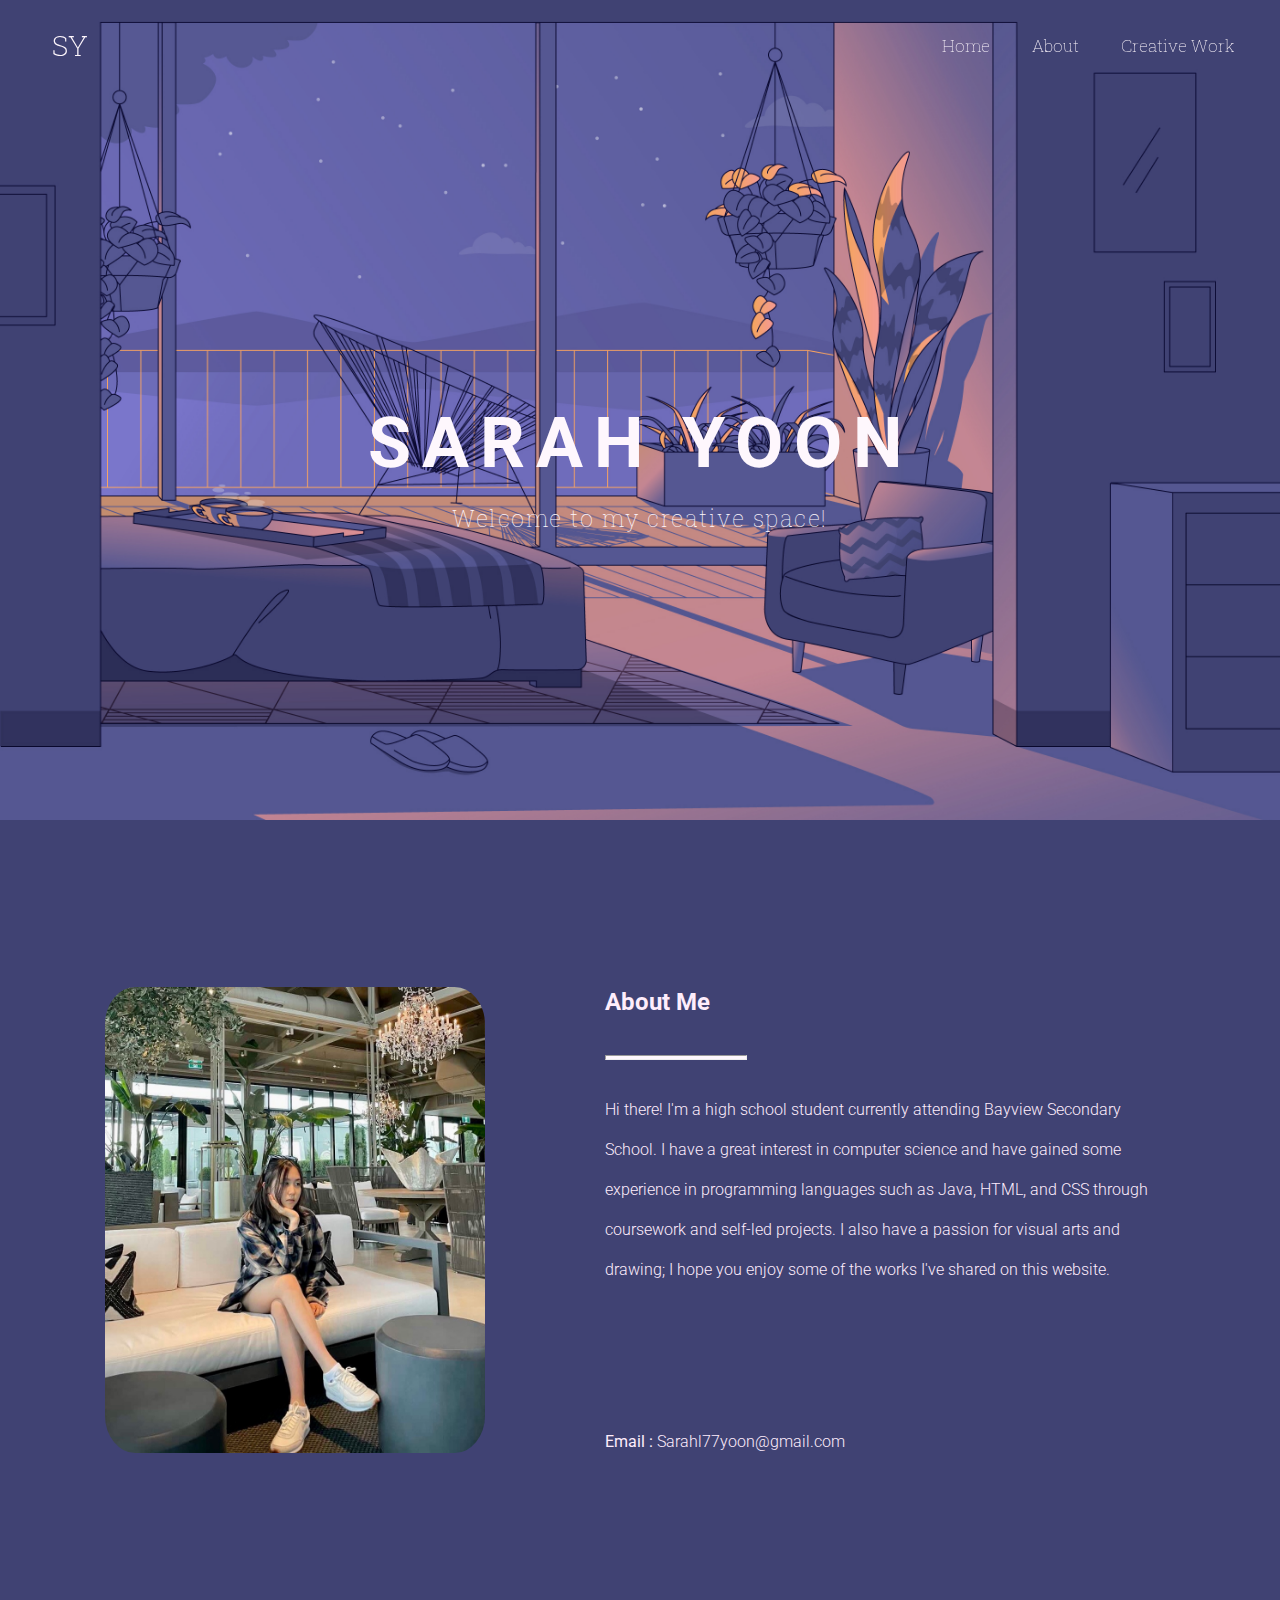
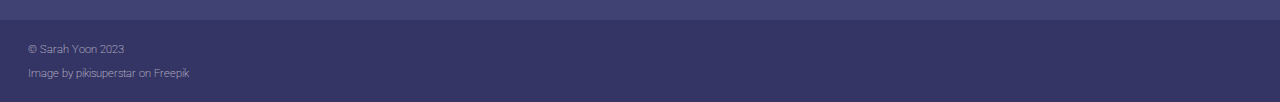
<file: index.html>
<!DOCTYPE html>
 <head>
   <meta charset="utf-8">
   <meta name="viewport" content="width=device-width, initial-scale=1">
   <link rel="stylesheet" href="Styles/homepage.css">
   <script src ="Scripts/website.js"></script>
   <link rel="preconnect" href="https://fonts.googleapis.com">
   <link rel="preconnect" href="https://fonts.gstatic.com" crossorigin>
   <link href="https://fonts.googleapis.com/css2?family=Roboto:ital,wght@0,300;0,500;1,300&display=swap" rel="stylesheet">   
   <link rel="preconnect" href="https://fonts.gstatic.com" crossorigin>
   <link href="https://fonts.googleapis.com/css2?family=Roboto+Slab:wght@200;300;400&family=Roboto:ital,wght@0,300;0,500;1,300&display=swap" rel="stylesheet">
  </head>

 <body>
   <!-- NAV MENU -->
   <nav class="nav-container">
     <ul class>
       <li><a href="./" class="logo">SY</a></li>
     </ul>

     <ul class="nav-text">
       <li><a href="./" class="nav-link">Home</a></li>
       <li><a href="index.html#about" class="nav-link">About</a></li>
       <li><a class="nav-link">Creative Work</a>
         <ul class="drop-down">
           <li><a href="art.html">Visual Arts</a></li>
           <li><a href="photography.html">Photography</a></li>
         </ul>
       </li>
     </ul>
   </nav>
  
   <!-- HERO SECTION -->
   <section class="banner-container">  
     <div class="banner-info">
       <h1> SARAH YOON </h1>
       <h2 class="header-text"> Welcome to my creative space! </h2>
     </div>
   </section>

   <section id = "about" class="aboutme-container">
     <div class="container">
       <div class="aboutme-img-container">
           <img class="aboutme-pic" src="Website-images/Photos/sarahYoon.jpg">
       </div>
       <section class="bio-container">
         <h2> About Me </h2>
         <div class="hr-container">
           <hr>
         </div>
         <p class="bio-text">  
           Hi there! I'm a high school student currently attending
           Bayview Secondary School. I
           have a great interest in computer
           science and have gained some experience in programming
           languages such as Java, HTML, and CSS through coursework and
           self-led projects.
           I also have a passion for visual arts and drawing; I hope you enjoy
           some of the works I've shared on this website.
         </p>
         <div class="contact">
           <p> <b> Email  : </b>   Sarahl77yoon@gmail.com <br>
           </p>
         </div>        
       </section>
     </div>
     
   </section>

 <footer>
     <p class="copy">&copy; Sarah Yoon 2023</p>
     <p class="credit"> Image by pikisuperstar on Freepik </p>
 </footer>


 </body>


</html>
</file>
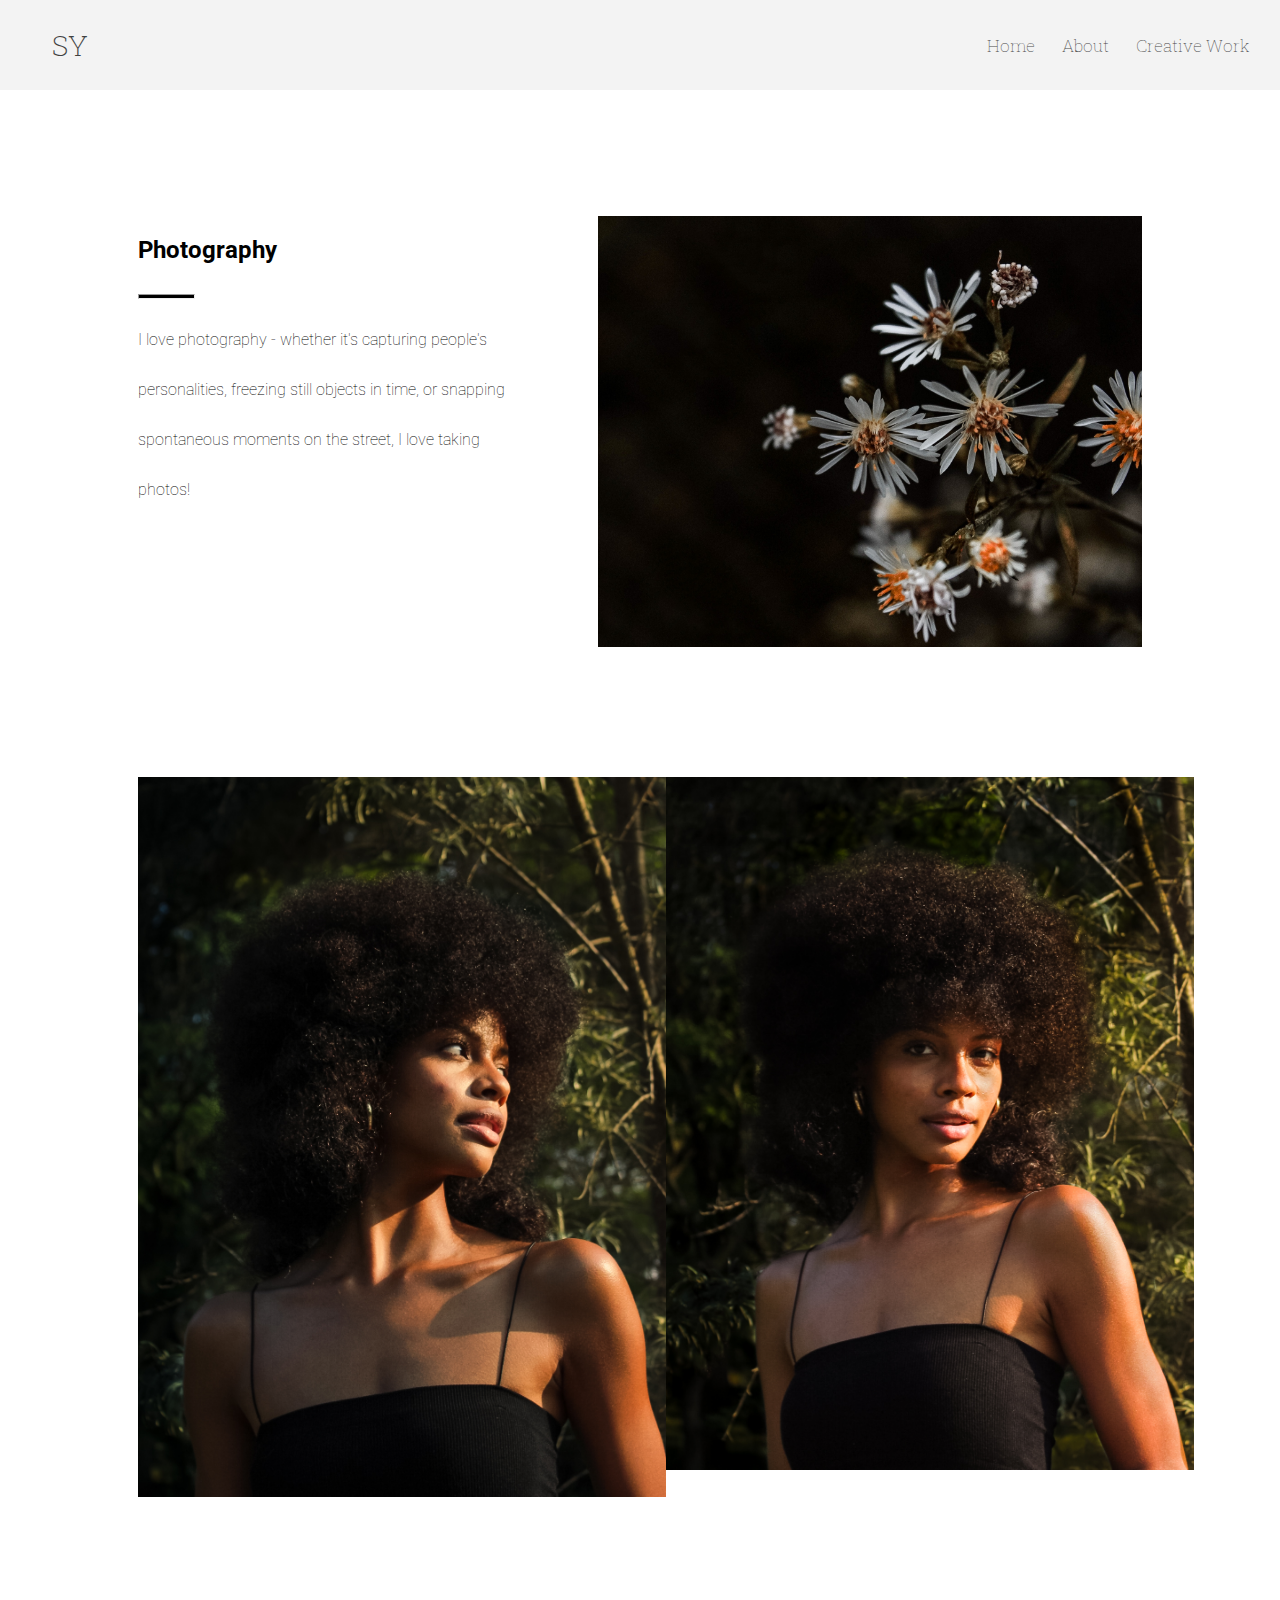
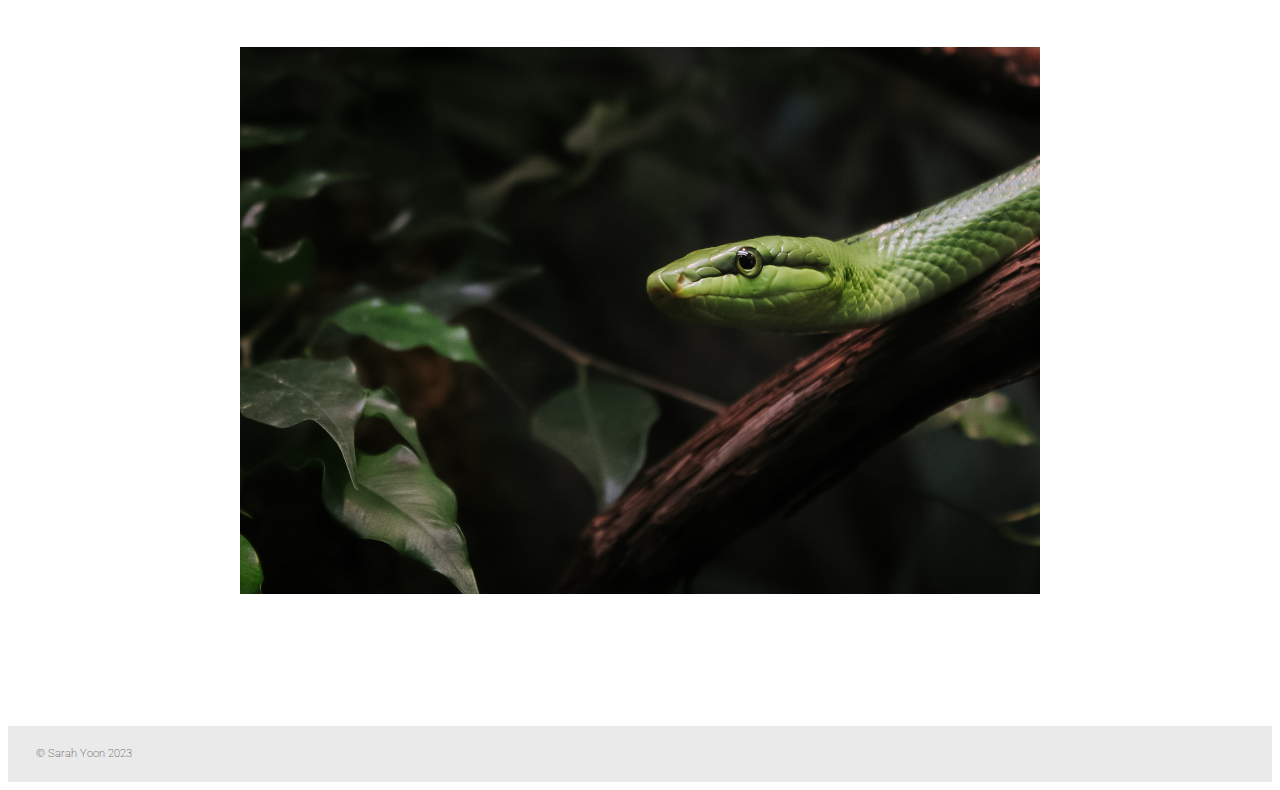
<file: photography.html>
<!DOCTYPE html>
 <head>
   <link rel="stylesheet" href="Styles/photography.css">
   <script src ="Scripts/website.js"></script>
   <link rel="preconnect" href="https://fonts.googleapis.com">
   <link rel="preconnect" href="https://fonts.gstatic.com" crossorigin>
   <link href="https://fonts.googleapis.com/css2?family=Roboto:ital,wght@0,300;0,500;1,300&display=swap" rel="stylesheet">   
   <link rel="preconnect" href="https://fonts.googleapis.com">
   <link rel="preconnect" href="https://fonts.gstatic.com" crossorigin>
   <link rel="preconnect" href="https://fonts.gstatic.com" crossorigin>
   <link href="https://fonts.googleapis.com/css2?family=Roboto+Slab:wght@200;300;400&family=Roboto:ital,wght@0,300;0,500;1,300&display=swap" rel="stylesheet">
 </head>

 <body>
 <div>
<!--  NAV -->
   <nav class="nav-container">
     <ul class>
       <li><a href="index.html" class="logo">SY</a></li>
     </ul>


     <ul class="nav-text">
       <li><a href="index.html" class="nav-link">Home</a></li>
       <li><a href="index.html#about" class="nav-link">About</a></li>
       <li><a class="nav-link">Creative Work</a>
         <ul class="drop-down">
           <li><a href="art.html">Visual Arts</a></li>
           <li><a href="photography.html">Photography</a></li>
         </ul>
       </li>
     </ul>
   </nav>


    <!-- PROJECTS -->


 <div class="padding-space">


   <section class="projects-container">
     <div class="projects-info">


       <h2> Photography   </h2>
       <div> <hr>  </div>
       
       <p class ="mini-text">
         I love photography -
         whether it's capturing people's personalities,
         freezing still objects in time, or
         snapping spontaneous moments on the street, I love taking photos!
       </p>
     </div>
    
     <div class="flower-img-container">
       <img class="flower-image" src="Website-images/Photos/IMG_0655.JPG">
     </div>
   </section>

   <!-- PORTRAITS -->
   <section class="photo-grid">
     <div class="grid-item">
       <img class="model-pic1" src="Website-images/Photos/IMG_9741.JPG">
     </div>

     <div class="grid-item">
       <img class = "model-pic2" src="Website-images/Photos/IMG_9739.JPG">
     </div>
   </section>

   <!-- <img class="toronto" src="Website-images/Photos/IMG_9834 2.JPG"> -->
   <section class="photo-container">
     <img class="snake-image" src="Website-images/Photos/IMG_9424.JPG">

   </section>
 </div>

  <footer>
     <p class="copy">&copy; Sarah Yoon 2023</p>
   </footer>
 </div>

 </body>
</html>
</file>
<file: Styles/homepage.css>
html {
  scroll-behavior: smooth;
}

hr {
  max-width: 140px;
  min-height: 3px;
  background-color: rgb(254, 247, 253);
  border-color: none;
  margin-top: 33px;
  margin-bottom: 30px;
  margin-left: 0;
}

body {
  margin: 0;
  padding: 0;
  background-color: #404273ff;
}

img {
  max-width: 100%;
  border-radius: 1%;
}

/* NAV SECTION */
.burger-menu {
  color: var(black);
  font-size: 2rem;
  border: 0;
  background-color: transparent;
  cursor: pointer;
  display: none;
}

.nav-container {
  position: fixed;
  display: flex;
  width: 100%;
  height: 90px;
  justify-content: space-between;
  align-items: center;
  z-index: 1;
  top: 0;
  font-family: Roboto;
  font-weight: 100;
  background-color:transparent;
}

.logo {
  font-size: 28px;
  font-weight: 200;
  float: left;
  color: rgb(254, 247, 253);
  font-family: "Roboto Slab";
  text-decoration: none;
}

.logo:hover {
  color: rgb(254, 247, 253);
  text-decoration: none;
}

nav ul{
  display: flex;
  float: right;
  margin-right: 15px;
}

nav ul li {
  float: right;
  position: relative;
  list-style: none;
}

nav ul li a{
  display: block;
  font-family: "Roboto Slab";
  color: rgb(254, 247, 253);
  font-size: 17px;
  padding: 22px 12px;
  padding-right: 30px;
  text-decoration: none;
}

nav ul li ul{
  display: none;
  position: absolute;
  background-color: #353565ff;
  padding: 2px;
  border-radius: 1px 3px 4px 4px;
  font-size: 15px;
  text-align: center;
}

nav ul li:hover ul {
  display: block;
}

nav ul li ul li {
  width: 180px;
  border-radius: 5px;
}

nav ul li ul li a{
  padding: 13px 2px;
}

nav ul li ul li a:hover{
  background-color: rgb(37, 37, 72);
  text-decoration: none;
  color: white;
}

.nav-link:hover {
 color: rgb(29, 29, 58);
 cursor: pointer;
}

/* BANNER SECTION */
h1, .header-text{
  margin-bottom: 13px;
  background-color: transparent;
  color: rgb(254, 247, 253);  
  font-family: Roboto;
}

h1 {
  font-size: 70px;
  font-weight: light;
  letter-spacing: 11px;
}

.header-text {
  font-size: 23px;
  font-family: "Roboto Slab";
  font-weight: 10;
  letter-spacing: 1.5px;
}

.banner-container {
  background-image: url('bg2.jpg');
  background-position: center;
  background-repeat: no-repeat;
  background-size: cover;
  min-height: 820px;
  display: flex;
  align-items: center;
  justify-content: center;
  overflow: hidden;
}

.bg-container {
  position: relative;
  background-size: contain;
}

.bg {
  background-size: cover;
}

.banner-info {
  text-align: center;
  background-color: transparent;
  position: absolute;
  top: 50%;
  left: 50%;
  transform: translate(-50%, -50%);
}

.bio-text{
  background-color: transparent;
}

/* ABOUT ME  */

.aboutme-container {
  font-family: Roboto;
  font-weight: 300;
  font-size: 16px;
  display: flex;
  justify-content: center;
  align-items: center;
  color: rgb(254, 237, 252);
  min-height: 800px;
}

.container {
  display: flex;
  justify-content: center;
  gap: 120px;
}

.bio-container {
  line-height: 40px;
  max-width: 570px;
}

.aboutme-pic {
  max-width: 380px;
  min-height: 200px;
  border-radius: 8%;
  object-fit: cover;
}

.aboutme-img-container {
  display: flex;
  justify-content: space-between;
  align-items: center;
}

.contact {
  padding-top: 100px;
}

footer{
  background-color: #353565;
  font-family: Roboto;
  font-weight: 100;
  padding: 1.1rem;
  padding-bottom: 0.7rem;
  font-size: 11px;
  color: rgb(254, 247, 253);
}

footer p {
  background-color: transparent;
  text-align: left;
  padding-left: 10px;
}

.copy{
  margin-top: 5px;
}

@media screen and (max-width: 40em) {
  .container {
    display: block;
  }

  .aboutme-pic {
    margin-bottom: 40px;
    margin-top: 40px;
    width: 98%;
  }

  .aboutme-container {
    padding: 0px 0px;
  }

  .aboutme-img-container {
    display: flex;
    justify-content: center;
  }

  .bio-container {
    text-align: center;
  }

  .contact {
    padding-top: 30px;
  }
  .hr-container {
    display: flex;
  }

  hr {
    margin: 0;
  }

  

}
</file>
<file: Styles/photography.css>
html {
  scroll-behavior: smooth;
}

.padding-space {
  padding: 0 130px;
}

hr {
  width: 55px;
  height: 3px;
  background-color: black;
  border-color: none;
  margin-top: 30px;
  margin-bottom: 8px;
  margin-left: 0;
}

body {
  background-color: white;
  font-family: "Roboto";
}

/* NAV MENU */
.burger-menu {
  color: var(black);
  font-size: 2rem;
  border: 0;
  background-color: transparent;
  cursor: pointer;
  display: none;
}

.nav-container {
  position: fixed;
  display: flex;
  width: 100%;
  height: 90px;
  justify-content: space-between;
  align-items: center;
  z-index: 1;
  top: 0;
  left: 0;
  font-family: Roboto;
  font-weight: 100;
  background-color:rgb(239, 239, 239);
  opacity: 75%;
}

.logo {
  font-size: 28px;
  font-weight: 200;
  float: left;
  color: black;
  font-family: "Roboto Slab";
  text-decoration: none;
  list-style: none;
}

.logo:hover {
  color: black;
  text-decoration: none;
}

nav ul{
  display: flex;
  float: right;
  margin-right: 15px;
}

nav ul li {
  float: right;
  position: relative;
  list-style: none;
}

nav ul li a{
  display: block;
  font-family: "Roboto Slab";
  color: black;
  font-size: 17px;
  padding: 22px 12px;
  text-decoration: none;
  padding-right: 15px;
}

nav ul li ul{
  display: none;
  position: absolute;
  background-color: rgb(246, 246, 246);
  padding: 2px;
  border-radius: 1px 3px 4px 4px;
  font-size: 15px;
  text-align: center;
}

nav ul li:hover ul {
  display: block;
}

nav ul li ul li {
  width: 180px;
  border-radius: 5px;
}

nav ul li ul li a{
  padding: 13px 2px;
  padding-right: 22px;
}

nav ul li ul li a:hover{
  background-color: rgb(234, 234, 234);
}

.nav-link:hover {
  color: black;
  cursor: pointer;
}

/* PROJECTS  */

.projects-container {
  color: black;
  display: flex;
  align-items: flex-start;
  justify-content: space-between;
  padding-bottom: 130px;
  padding-top: 13em;
}

.mini-text {
  font-weight: 100;
  line-height: 50px;
  width: 380px;
}

.flower-image {
  max-width: 34em;
  display: flex;
  object-fit: contain;
}

/* PORTRAITS */

.photo-grid {
  display: flex;
  justify-content: space-between;
  padding-bottom: 150px;
}

.grid-item img {
  max-width: 33em;
  display: flex;
  object-fit: contain;
}

.photo-container {
  display: flex;
  justify-content: center;
  align-items: center;
  object-fit: cover;
}

.snake-image {
  object-fit: contain;
  max-width:  50em;
  padding-bottom: 100px;
}

footer{
  background-color: rgb(234, 234, 234);
  font-family: Roboto;
  font-weight: 100;
  padding: 1.1rem;
  padding-bottom: 0.7rem;
  margin: 2rem 0 0;
  font-size: 11px;
  color: black;
}

footer p {
  background-color: transparent;
  margin-top: 3px;
  text-align: left;
  padding-left: 10px;
}

/* MEDIA QUERIES */
@media screen and (max-width: 40em) {

.padding-space {
  padding-left: 20px;
  padding-right: 20px;
}

.projects-info {
  display: block;
  text-align: center;
}

.projects-container {
  display: block;
  padding-bottom: 40px;
}
.mini-text {
  text-align: center;
}

.photo-grid {
  padding-bottom: 40px;
}
.photogrid-item {
  padding-bottom: 0px;
}

.flower-img-container {
  display: flex;
  justify-content: center;
}
.flower-image {
  width: 100%;
  margin-top: 40px;
}

.model-pic1 {
  padding-bottom: 40px;
}

.grid-item {
  display: flex;
  justify-content: center;
}

.grid-item img {
  width: 100%;
}

.snake-image {
  width: 100%;
}

.photo-grid {
  display: block;
}

.model-pic {
  width: 100%;
  object-fit: cover;
}
}
</file>
